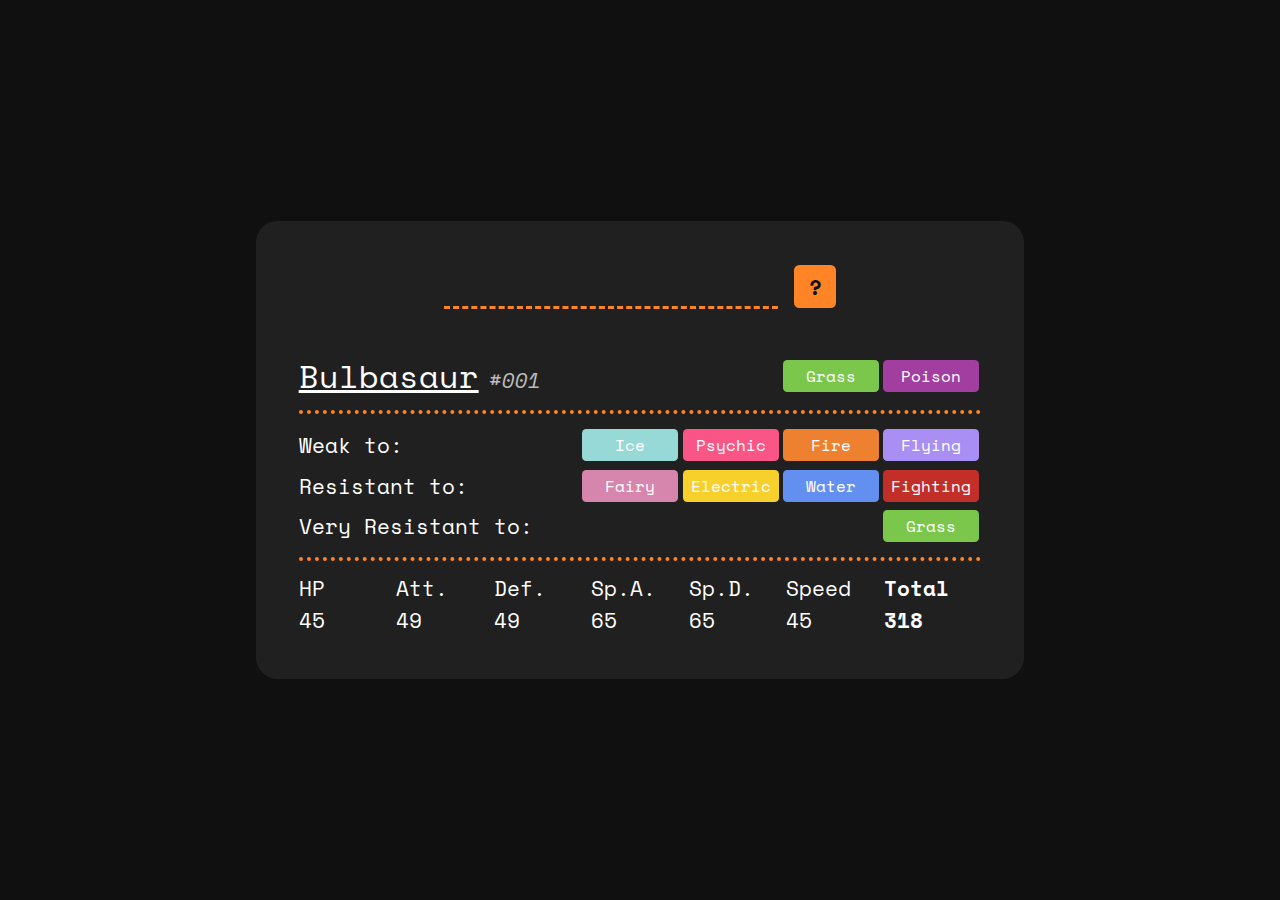
<file: index.html>
<!DOCTYPE html>
<html lang="en">
<head>
    <meta charset="UTF-8">
    <meta name="viewport" content="width=device-width, initial-scale=1.0">
    <title>Pokechecker</title>
    <link href="styles.css" rel="stylesheet">

    <!-- google fonts stuff -->
    <link rel="preconnect" href="https://fonts.googleapis.com">
    <link rel="preconnect" href="https://fonts.gstatic.com" crossorigin>
    <link rel="stylesheet" href="https://fonts.googleapis.com/css2?family=Material+Symbols+Outlined:opsz,wght,FILL,GRAD@20..48,100..700,0..1,-50..200" />
    <link href="https://fonts.googleapis.com/css2?family=Space+Mono:ital,wght@0,400;0,700;1,400;1,700&display=swap" rel="stylesheet">
</head>
<body class="dark">
    <div class="content">
        <div class="search">
            <input type="text" id="in" class="text-input">
            <span id="submit" class="submit-button">?</span>
        </div>
        <div class="results">
            <div class="p-basics">
                <span><a class="p-name-anchor" href="https://bulbapedia.bulbagarden.net/wiki/bulbasaur"><t class="p-name">Bulbasaur</t></a><t class="p-number">#001</t></span>
                <div class="p-typing"><span class="type grass">Grass</span><span class="type poison">Poison</span></div>
            </div>
            <div class="divider"></div>
            <div class="p-type-advantages">
                <div class="p-ta-cat invis" id="vweak"><t>Very Weak to:</t><div class="p-ta-list"></div></div>
                <div class="p-ta-cat" id="weak"><t>Weak to:</t><div class="p-ta-list"><span class="type flying">Flying</span><span class="type fire">Fire</span><span class="type psychic">Psychic</span><span class="type ice">Ice</span></div></div>
                <div class="p-ta-cat" id="strong"><t>Resistant to:</t><div class="p-ta-list"><span class="type fighting">Fighting</span><span class="type water">Water</span><span class="type electric">Electric</span><span class="type fairy">Fairy</span></div></div>
                <div class="p-ta-cat" id="vstrong"><t>Very Resistant to:</t><div class="p-ta-list"><span class="type grass">Grass</span></div></div>
                <div class="p-ta-cat invis" id="immune"><t>Immune to:</t><div class="p-ta-list"></div></div>
            </div>
            <div class="divider"></div>
            <div class="p-stats">
                <t class="p-stat-label">HP</t>
                <t class="p-stat-label">Att.</t>
                <t class="p-stat-label">Def.</t>
                <t class="p-stat-label">Sp.A.</t>
                <t class="p-stat-label">Sp.D.</t>
                <t class="p-stat-label">Speed</t>
                <t class="p-stat-label bold">Total</t>
                <t class="p-stat" id="hp">45</t>
                <t class="p-stat" id="at">49</t>
                <t class="p-stat" id="de">49</t>
                <t class="p-stat" id="sa">65</t>
                <t class="p-stat" id="sd">65</t>
                <t class="p-stat" id="sp">45</t>
                <t class="p-stat bold" id="to">318</t>
            </div>
        </div>
        <t class="not-found invis">Pokemon not found.</t>
    </div>
    <script src="index.js"></script>
</body>
</html>
</file>
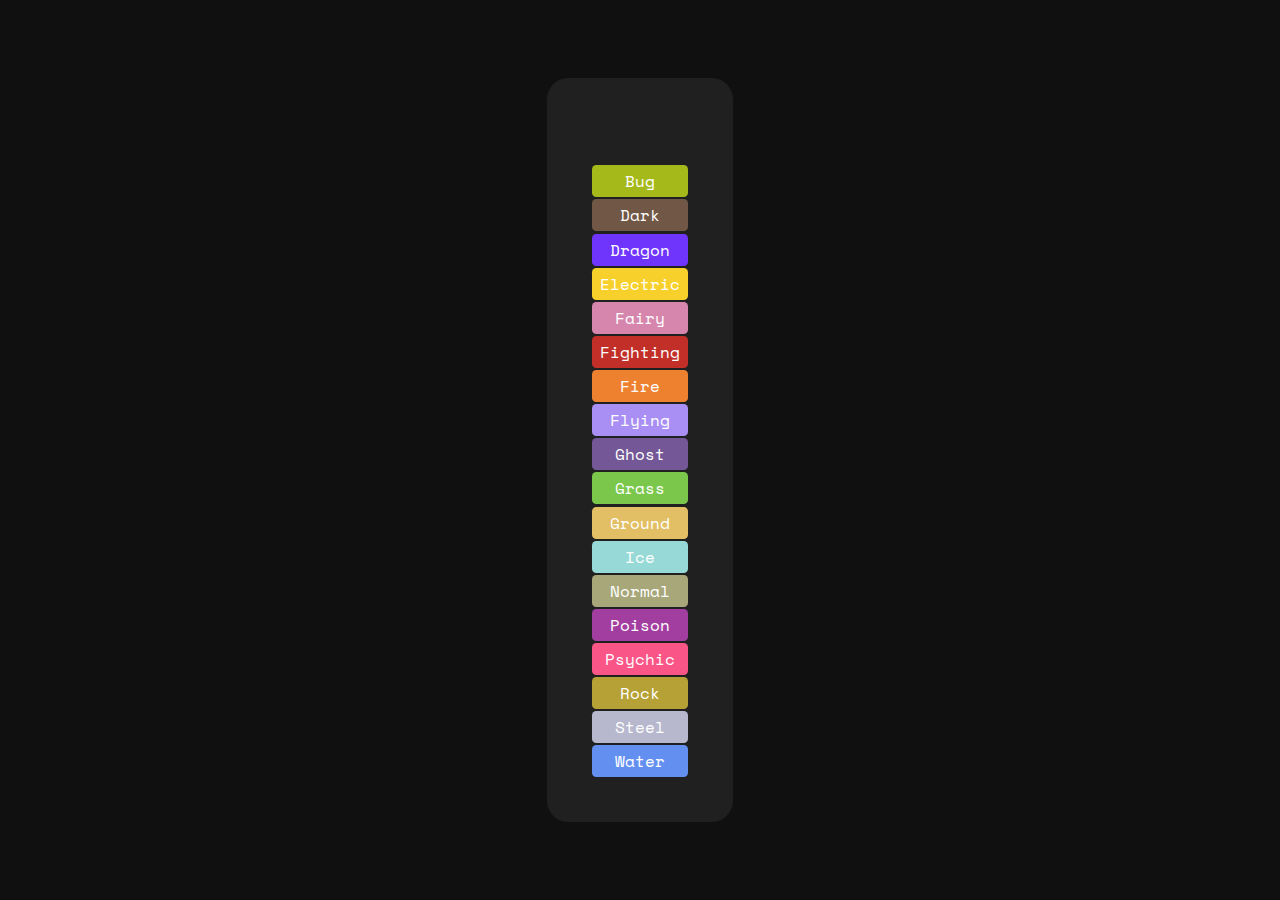
<file: types.html>
<!DOCTYPE html>
<html lang="en">
<head>
    <meta charset="UTF-8">
    <meta name="viewport" content="width=device-width, initial-scale=1.0">
    <title>Pokechecker Type Style Check</title>
    <link href="styles.css" rel="stylesheet">

    <!-- google fonts stuff -->
    <link rel="preconnect" href="https://fonts.googleapis.com">
    <link rel="preconnect" href="https://fonts.gstatic.com" crossorigin>
    <link rel="stylesheet" href="https://fonts.googleapis.com/css2?family=Material+Symbols+Outlined:opsz,wght,FILL,GRAD@20..48,100..700,0..1,-50..200" />
    <link href="https://fonts.googleapis.com/css2?family=Space+Mono:ital,wght@0,400;0,700;1,400;1,700&display=swap" rel="stylesheet">
</head>
<body class="dark">
    <div class="content">
        <div class="results">
            <span class="type bug">Bug</span>
            <span class="type dark">Dark</span>
            <span class="type dragon">Dragon</span>
            <span class="type electric">Electric</span>
            <span class="type fairy">Fairy</span>
            <span class="type fighting">Fighting</span>
            <span class="type fire">Fire</span>
            <span class="type flying">Flying</span>
            <span class="type ghost">Ghost</span>
            <span class="type grass">Grass</span>
            <span class="type ground">Ground</span>
            <span class="type ice">Ice</span>
            <span class="type normal">Normal</span>
            <span class="type poison">Poison</span>
            <span class="type psychic">Psychic</span>
            <span class="type rock">Rock</span>
            <span class="type steel">Steel</span>
            <span class="type water">Water</span>
        </div>
    </div>
    <script src="index.js"></script>
</body>
</html>
</file>
<file: styles.css>
:root {
    font-size: min(calc(100vw/60), calc(100vh/35));
}

/* google fonts stuff */
.material-symbols-outlined {
    font-variation-settings:
    'FILL' 0,
    'wght' 400,
    'GRAD' 0,
    'opsz' 24
}

body.dark {
    --bg: #101010;
    --highlight: #202020;
    --main-accent: #ff8426;
    --semi-accent: #ffb780;
    --minor-text: #bbbbbb;
    --text: #ffffff;
}

body {
    width: 100%;
    height: 100vh;
    margin: 0;
    
    display: flex;
    justify-content: center;
    align-items: center;
    flex-direction: column;
    
    background-color: var(--bg);
    color: var(--text);

    font-family: "Space Mono", monospace;
}

.content {
    /* width: 32rem; */
    display: flex;
    flex-direction: column;
    background-color: var(--highlight);
    padding: 2rem;
    border-radius: 1rem;
    justify-content: center;
    align-items: center;
}

.bold { font-weight: bold; }

.divider {
    border-top: dotted;
    border-color: var(--main-accent);
    border-width: .2rem;
    width: 100%;
}

/* #region SEARCH */

.search {
    display: flex;
    align-items: center;
    justify-content: center;
}

.text-input {
    background-color: transparent;
    border: none;
    border-bottom: .15rem dashed var(--main-accent);
    color: var(--main-accent);
    font-family: inherit;
    font-weight: bold;
    font-size: 1.25rem;
}

.text-input:focus {
    outline: transparent;
}

.submit-button {
    margin-left: .75rem;
    background-color: var(--main-accent);
    border: none;
    border-radius: .25rem;
    
    display: block;
    
    color: var(--bg);
    font: 1.75rem;
    cursor: pointer;
    padding: .25rem;
    width: 1.5rem;
    text-align: center;
    font-weight: bold;
}

.submit-button:hover {
    background-color: #ffb780;
}

/* #endregion */

/* #region RESULTS */

.results {
    margin-top: 2rem;
    /* width: 30rem; */
}

.p-basics {
    display: flex;
    flex-direction: row;
    align-items: center;
    justify-content: space-between;
    width: 100%;
    margin: 0 0 .5rem;
}

.p-name-anchor {
    color: inherit;
    text-decoration: none;
}

.p-name {
    font-size: 1.5rem;
    text-decoration: underline;
    cursor: pointer;
}

.p-number {
    font-style: italic;
    color: var(--minor-text);
    margin-left: .5rem;
}

.p-typing {
    display: flex;
    flex-direction: row;
    align-items: center;
    justify-content: space-between;
}

.p-type-advantages {
    display: flex;
    flex-direction: column;
    margin: .5rem 0 .5rem;
}

.p-ta-cat {
    display: flex;
    flex-direction: row;
    justify-content: space-between;
    align-items: center;
    padding: .1rem 0px .1rem;
}

.p-ta-cat.invis { display: none; }

.p-ta-cat t {
    display: block;
    width: 12rem;
}

.p-ta-list {
    justify-self: right;
    display: flex;
    flex-direction: row-reverse;
    align-items: center;
    width: 20rem;
    flex-wrap: wrap;
}

.p-stats {
    display: grid;
    grid-template-columns: 1fr 1fr 1fr 1fr 1fr 1fr 1fr; 
    grid-template-rows: 1fr 1fr;
    margin: .5rem 0 0;
}

.not-found {
    text-justify: center;
    font-size: 1.5rem;
    font-weight: bold;
    padding: 2rem 2rem .5rem;
}

.invis {
    display: none;
}

.type {
    font-size: .75rem;
    height: 1.5rem;
    width: 4.5rem;
    display: flex;
    flex-direction: column;
    justify-content: center;
    align-items: center;
    border-radius: .2rem;
    margin: .1rem;
}

/* #endregion */

/* #region TYPES */

.type.bug{
    background-color: #A6B91A;
}

.type.dark{
    background-color: #705746;
}

.type.dragon{
    background-color: #6F35FC;
}

.type.electric{
    background-color: #F7D02C;
}

.type.fairy{
    background-color: #D685AD;
}

.type.fighting{
    background-color: #C22E28;
}

.type.fire{
    background-color: #EE8130;
}

.type.flying{
    background-color: #A98FF3;
}

.type.ghost{
    background-color: #735797;
}

.type.grass{
    background-color: #7AC74C;
}

.type.ground{
    background-color: #E2BF65;
}

.type.ice{
    background-color: #96D9D6;
}

.type.normal{
    background-color: #A8A77A;
}

.type.poison{
    background-color: #A33EA1;
}

.type.psychic{
    background-color: #F95587;
}

.type.rock{
    background-color: #B6A136;
}

.type.steel{
    background-color: #B7B7CE;
}

.type.water{
    background-color: #6390F0;
}

/* #endregion */
</file>
